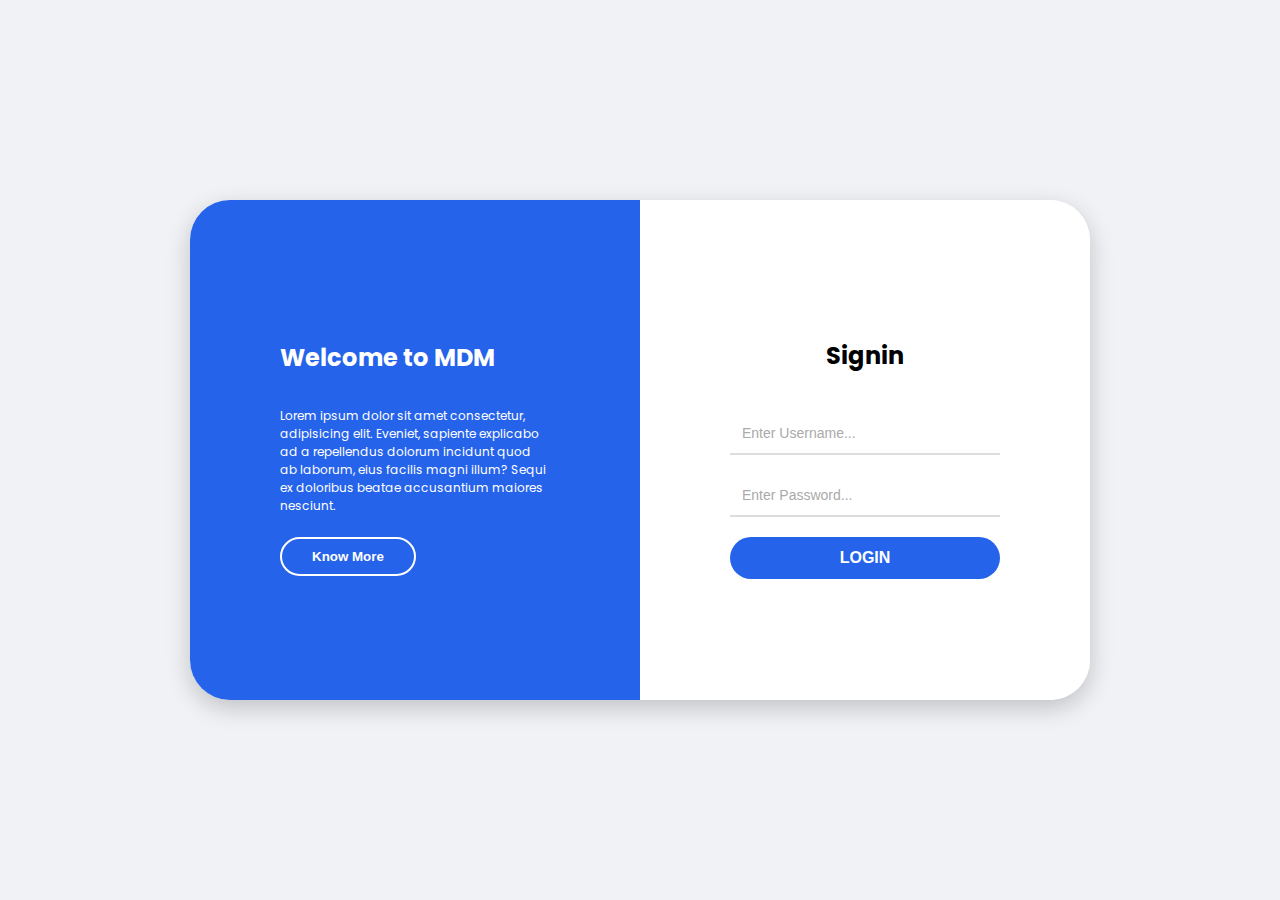
<file: login.html>
<!DOCTYPE html>
<html lang="es-mx">
<head>
    <meta charset="UTF-8">
    <meta name="viewport" content="width=device-width, initial-scale=1.0">
    <link rel="stylesheet" href="style.css">
    <title>LOGING | MICHE R.</title>
</head>
<body>
    <main> 
        <section class="cuadro">
            <div class="izquierdo">
                <h1>Welcome to MDM</h1>
                <p>Lorem ipsum dolor sit amet consectetur, adipisicing elit. 
                    Eveniet, sapiente explicabo ad a repellendus dolorum incidunt 
                    quod ab laborum, eius facilis magni illum? Sequi ex doloribus 
                    beatae accusantium maiores nesciunt.
                </p>
                <div class="div_boton">
                    <button>Know More</button>
                </div>
                
            </div>

            <div class="derecho">
                <h1>Signin</h1>
                <input type="text" placeholder="Enter Username...">
                <input type="password" placeholder="Enter Password...">
                <button>LOGIN</button>
            </div>
        </section>
    </main>
</body>
</html>
</file>
<file: style.css>
@import url('https://fonts.googleapis.com/css2?family=Poppins:wght@400;600&display=swap');


:root {
    --color-fondo: #2563EB; 
}

body {
    font-family: 'Poppins', sans-serif;
    background-color: #f0f2f5;
    display: flex;
    height: 100vh;
    align-items: center;
    justify-content: center;
    margin: 0;
}

.cuadro {
    background-color: #ffffff;
    border-radius: 40px;
    width: 900px;
    height: 500px;
    display: flex;
    box-shadow: 0 8px 24px rgba(0, 0, 0, 0.2);
}

.izquierdo {
    width: 50%;
    background-color: var(--color-fondo); 
    color: #ffffff;
    padding: 10%;
    border-top-left-radius: 40px;
    border-bottom-left-radius: 40px;
    display: flex;
    flex-direction: column;
    justify-content: center;
    gap: 10px;
}

.izquierdo h1 {
    font-size: 24px;
    margin-bottom: 10px;
}

.izquierdo p {
    font-size: 12px;
}
.div_boton {
    align-items: flex-start;
}

.izquierdo button {
    background-color: transparent;
    color: #ffffff;
    border: 2px solid #fff;
    border-radius: 30px;
    padding: 10px 30px;
    cursor: pointer;
    font-weight: bold;
    transition: background 0.3s, color 0.3s;
}

.izquierdo button:hover {
    background-color: #ffffff;
    color: var(--color-fondo);
}

.derecho {
    width: 50%;
    background-color: #ffffff;
    padding: 10%;
    border-top-right-radius: 40px;
    border-bottom-right-radius: 40px;
    display: flex;
    flex-direction: column;
    justify-content: center;
    gap: 20px;
}

.derecho h1 {
    color: #000000;
    font-size: 24px;
    text-align: center;
    margin-bottom: 20px;
}

input {
    padding: 12px;
    border: none; 
    border-bottom: 2px solid #ddd; 
    outline: none;
    width: 100%;
    box-sizing: border-box;
    font-size: 14px;
    background-color: transparent; 
}

input::placeholder {
    color: #aaa;
}

.derecho button {
    background-color: var(--color-fondo);
    color: #ffffff;
    border: none;
    border-radius: 30px;
    padding: 12px 30px;
    cursor: pointer;
    font-weight: bold;
    transition: background 0.3s;
    font-size: 16px;
}

.derecho button:hover {
    background-color: #062479;
}
</file>
